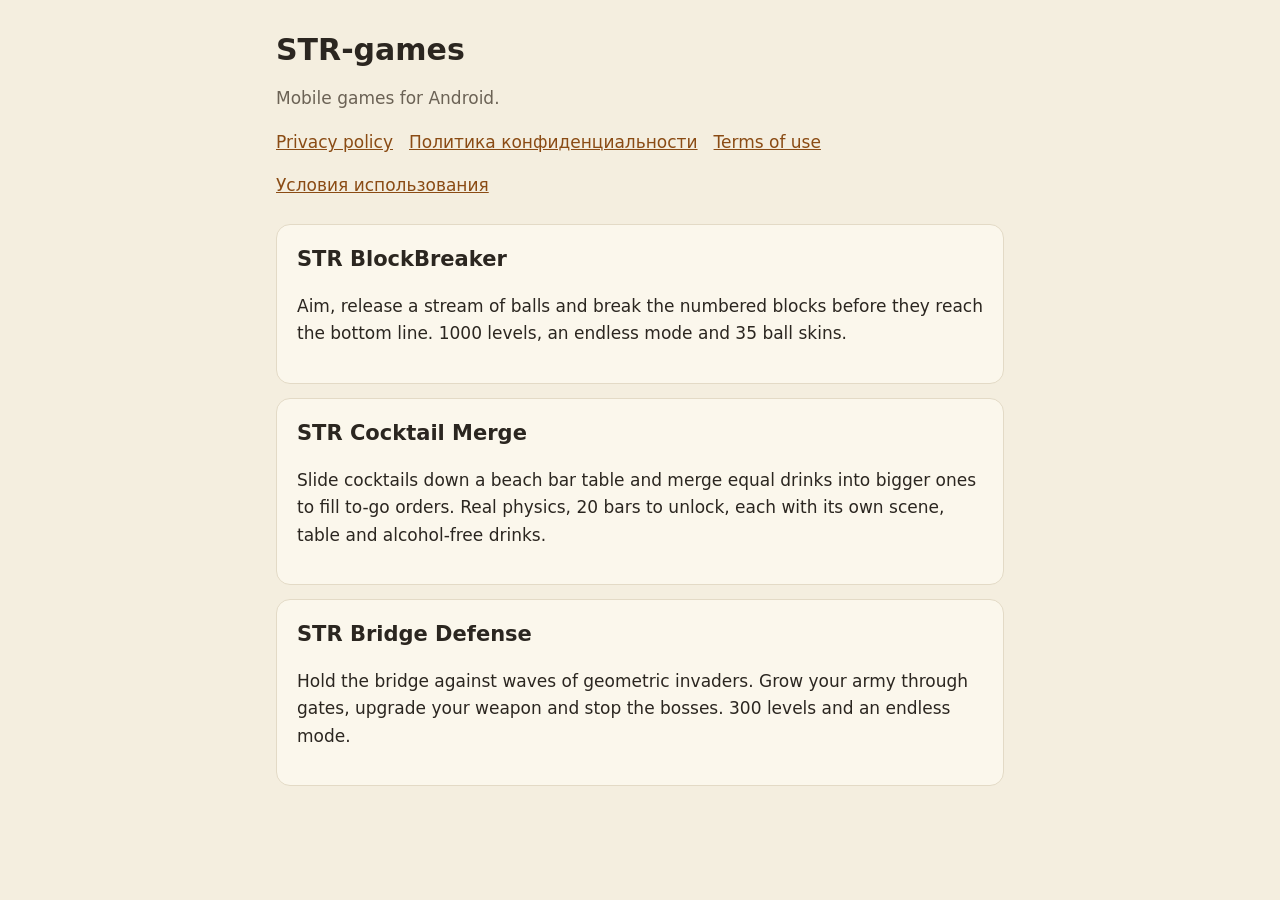
<file: index.html>
<!doctype html>
<html lang="en">
<head>
  <meta charset="utf-8">
  <meta name="viewport" content="width=device-width, initial-scale=1">
  <title>STR-games</title>
  <link rel="stylesheet" href="style.css">
</head>
<body>
<main>
  <h1>STR-games</h1>
  <p class="muted">Mobile games for Android.</p>
  <nav><a href="privacy.html">Privacy policy</a><a href="privacy.html#ru">Политика конфиденциальности</a><a href="terms.html">Terms of use</a><a href="terms.html#ru">Условия использования</a></nav>

  <div class="card">
    <h2>STR BlockBreaker</h2>
    <p>Aim, release a stream of balls and break the numbered blocks before they reach the bottom line.
      1000 levels, an endless mode and 35 ball skins.</p>
  </div>

  <div class="card">
    <h2>STR Cocktail Merge</h2>
    <p>Slide cocktails down a beach bar table and merge equal drinks into bigger ones to fill to-go orders.
      Real physics, 20 bars to unlock, each with its own scene, table and alcohol-free drinks.</p>
  </div>

  <div class="card">
    <h2>STR Bridge Defense</h2>
    <p>Hold the bridge against waves of geometric invaders. Grow your army through gates, upgrade your
      weapon and stop the bosses. 300 levels and an endless mode.</p>
  </div>
</main>
</body>
</html>
</file>
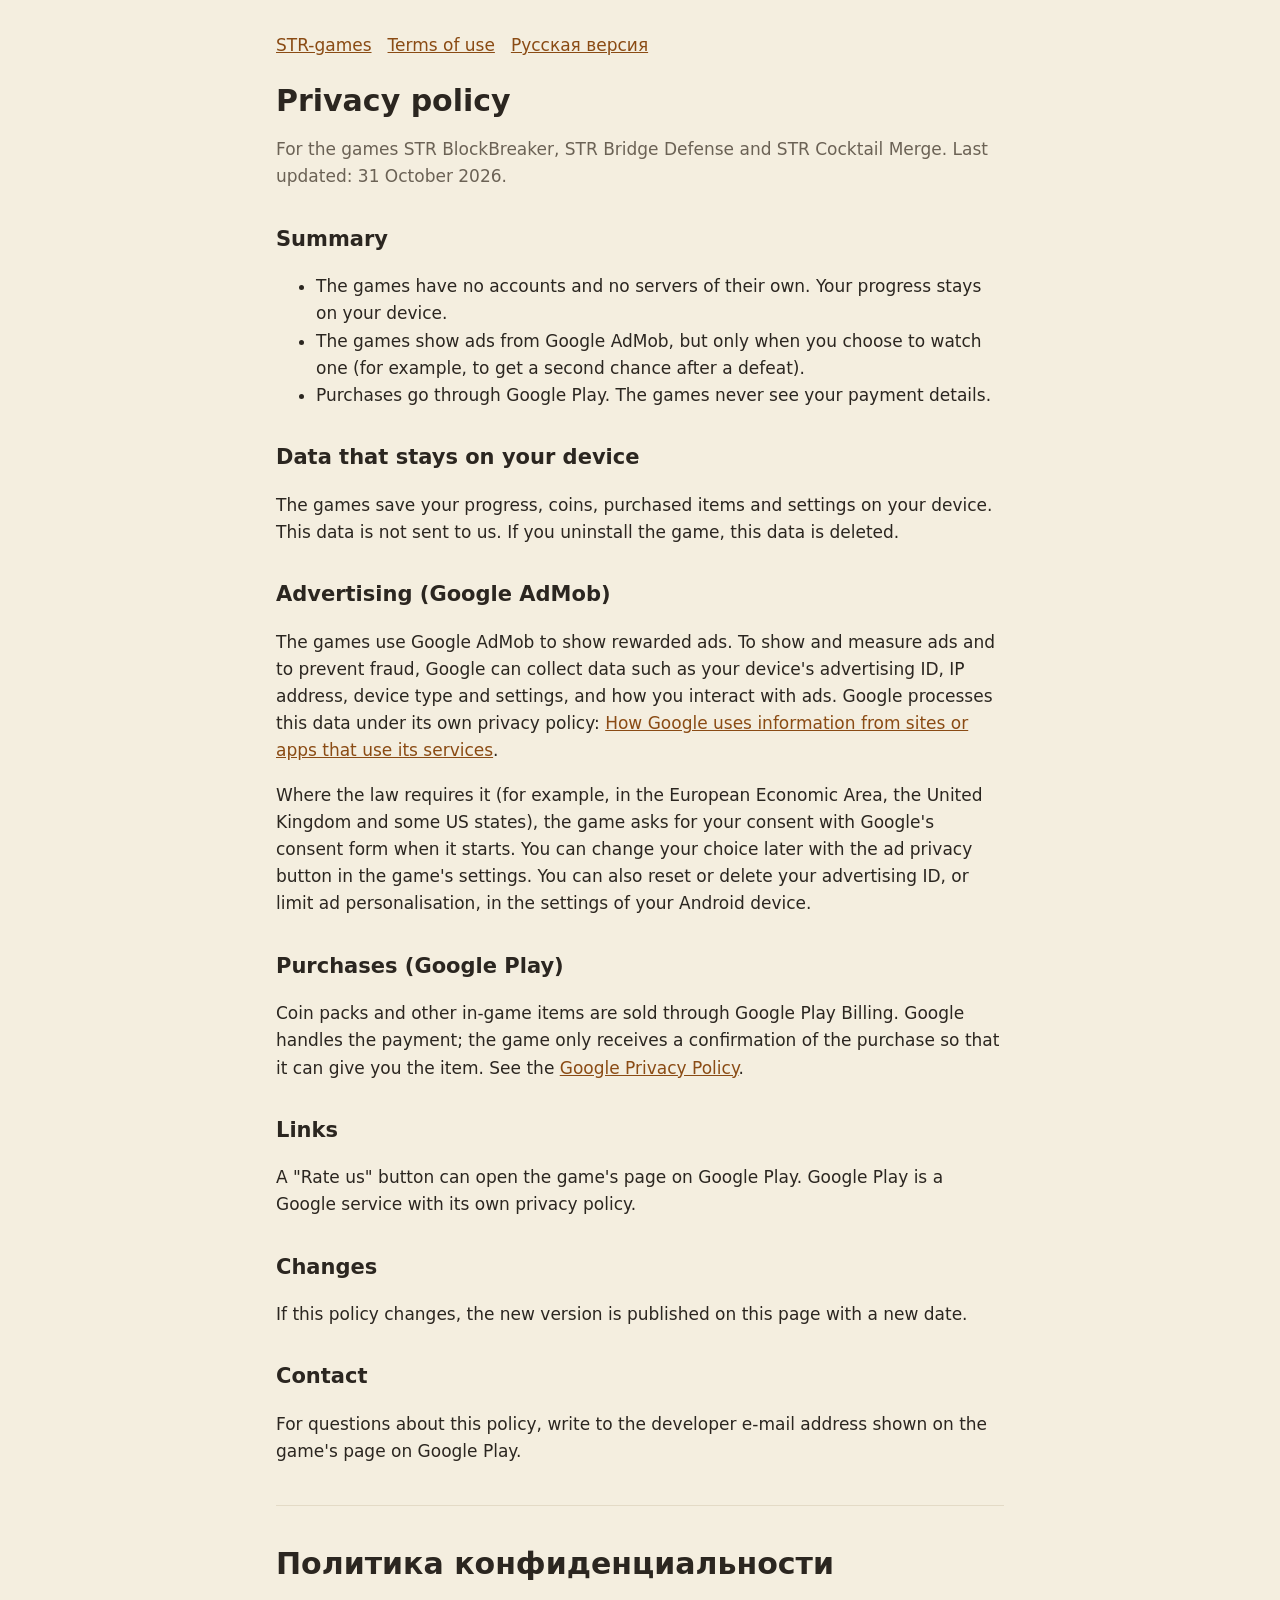
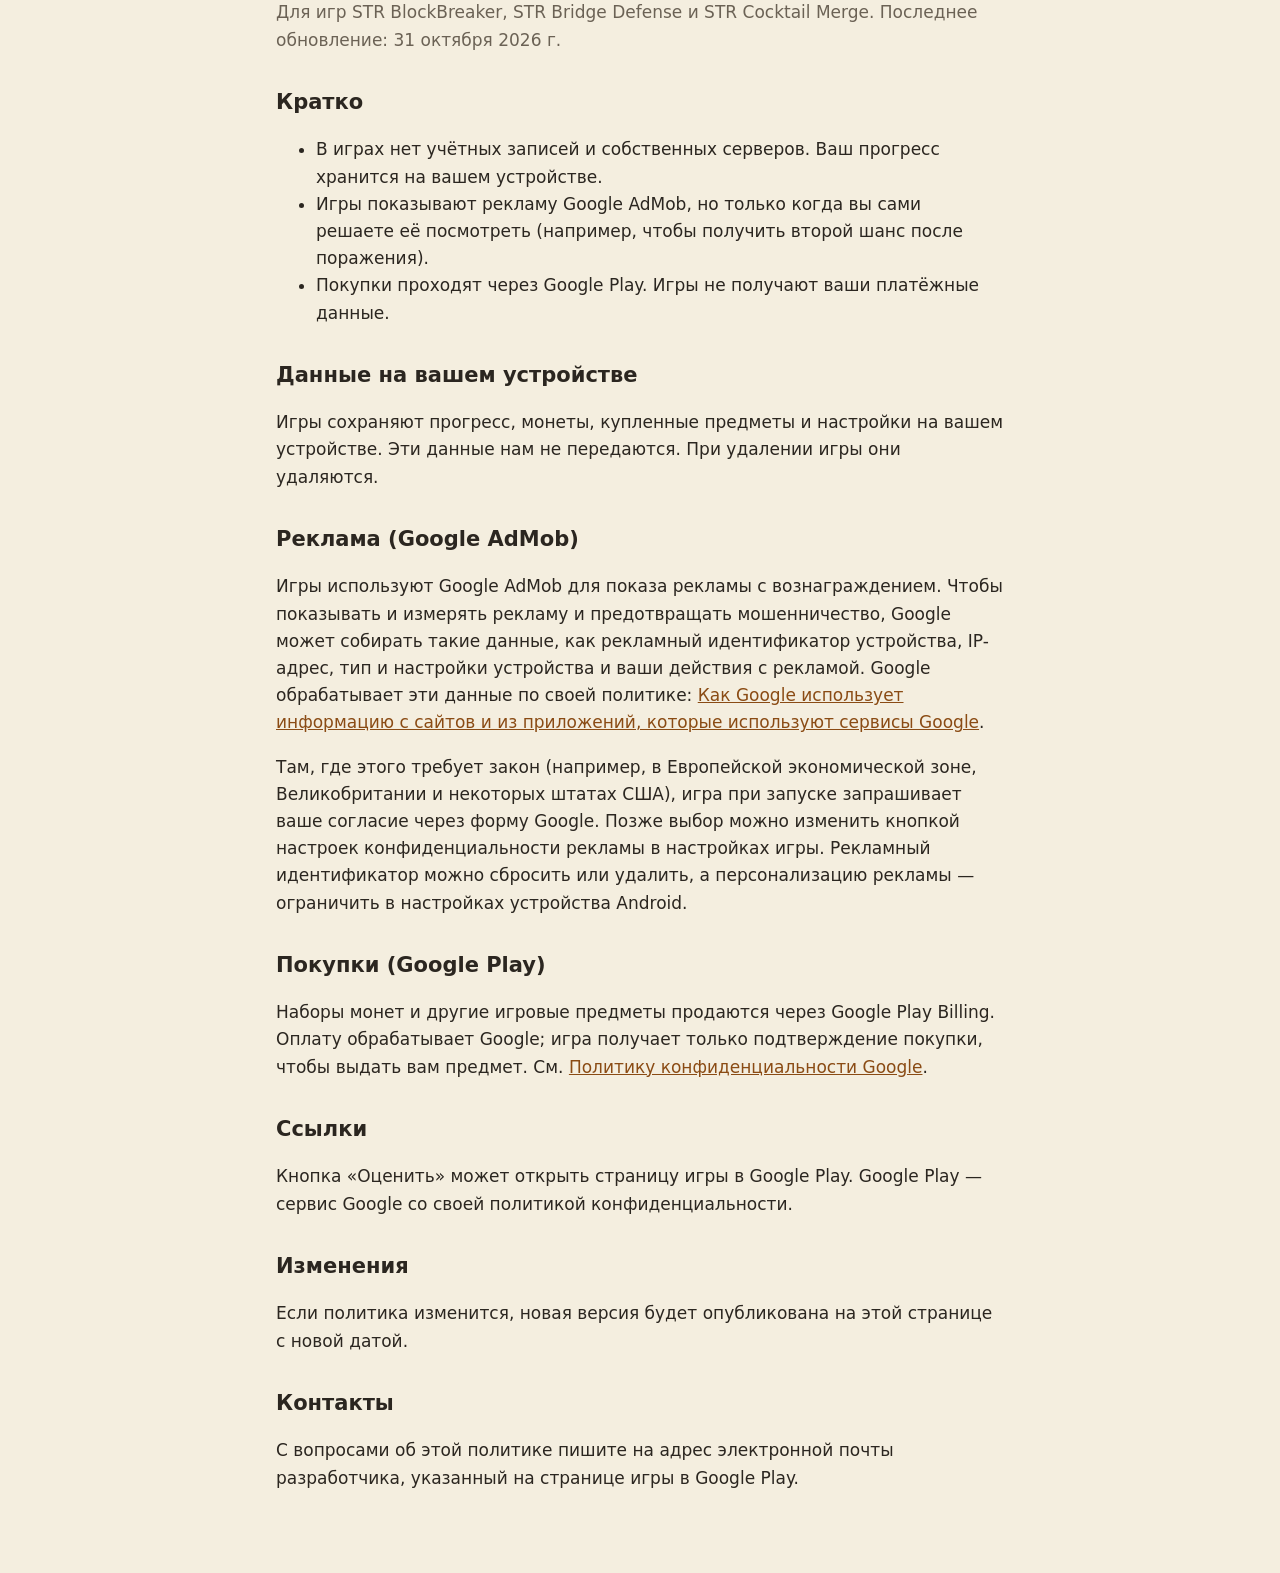
<file: privacy.html>
<!doctype html>
<html lang="en">
<head>
  <meta charset="utf-8">
  <meta name="viewport" content="width=device-width, initial-scale=1">
  <title>Privacy policy</title>
  <link rel="stylesheet" href="style.css">
</head>
<body>
<main>
  <nav><a href="index.html">STR-games</a><a href="terms.html">Terms of use</a><a href="#ru">Русская версия</a></nav>

  <h1>Privacy policy</h1>
  <p class="muted">For the games STR BlockBreaker, STR Bridge Defense and STR Cocktail Merge. Last updated: 31 October 2026.</p>

  <h2>Summary</h2>
  <ul>
    <li>The games have no accounts and no servers of their own. Your progress stays on your device.</li>
    <li>The games show ads from Google AdMob, but only when you choose to watch one (for example, to get a
      second chance after a defeat).</li>
    <li>Purchases go through Google Play. The games never see your payment details.</li>
  </ul>

  <h2>Data that stays on your device</h2>
  <p>The games save your progress, coins, purchased items and settings on your device. This data is not
    sent to us. If you uninstall the game, this data is deleted.</p>

  <h2>Advertising (Google AdMob)</h2>
  <p>The games use Google AdMob to show rewarded ads. To show and measure ads and to prevent fraud, Google
    can collect data such as your device's advertising ID, IP address, device type and settings, and how you
    interact with ads. Google processes this data under its own privacy policy:
    <a href="https://policies.google.com/technologies/partner-sites">How Google uses information from sites
    or apps that use its services</a>.</p>
  <p>Where the law requires it (for example, in the European Economic Area, the United Kingdom and some US
    states), the game asks for your consent with Google's consent form when it starts. You can change your
    choice later with the ad privacy button in the game's settings. You can also reset or delete your
    advertising ID, or limit ad personalisation, in the settings of your Android device.</p>

  <h2>Purchases (Google Play)</h2>
  <p>Coin packs and other in-game items are sold through Google Play Billing. Google handles the payment;
    the game only receives a confirmation of the purchase so that it can give you the item. See the
    <a href="https://policies.google.com/privacy">Google Privacy Policy</a>.</p>

  <h2>Links</h2>
  <p>A "Rate us" button can open the game's page on Google Play. Google Play is a Google service with its own
    privacy policy.</p>

  <h2>Changes</h2>
  <p>If this policy changes, the new version is published on this page with a new date.</p>

  <h2>Contact</h2>
  <p>For questions about this policy, write to the developer e-mail address shown on the game's page on
    Google Play.</p>

  <hr id="ru">

  <h1 lang="ru">Политика конфиденциальности</h1>
  <div lang="ru">
    <p class="muted">Для игр STR BlockBreaker, STR Bridge Defense и STR Cocktail Merge. Последнее обновление: 31 октября 2026 г.</p>

    <h2>Кратко</h2>
    <ul>
      <li>В играх нет учётных записей и собственных серверов. Ваш прогресс хранится на вашем устройстве.</li>
      <li>Игры показывают рекламу Google AdMob, но только когда вы сами решаете её посмотреть (например, чтобы
        получить второй шанс после поражения).</li>
      <li>Покупки проходят через Google Play. Игры не получают ваши платёжные данные.</li>
    </ul>

    <h2>Данные на вашем устройстве</h2>
    <p>Игры сохраняют прогресс, монеты, купленные предметы и настройки на вашем устройстве. Эти данные нам не
      передаются. При удалении игры они удаляются.</p>

    <h2>Реклама (Google AdMob)</h2>
    <p>Игры используют Google AdMob для показа рекламы с вознаграждением. Чтобы показывать и измерять рекламу и
      предотвращать мошенничество, Google может собирать такие данные, как рекламный идентификатор устройства,
      IP-адрес, тип и настройки устройства и ваши действия с рекламой. Google обрабатывает эти данные по своей
      политике: <a href="https://policies.google.com/technologies/partner-sites?hl=ru">Как Google использует
      информацию с сайтов и из приложений, которые используют сервисы Google</a>.</p>
    <p>Там, где этого требует закон (например, в Европейской экономической зоне, Великобритании и некоторых
      штатах США), игра при запуске запрашивает ваше согласие через форму Google. Позже выбор можно изменить
      кнопкой настроек конфиденциальности рекламы в настройках игры. Рекламный идентификатор можно сбросить или
      удалить, а персонализацию рекламы — ограничить в настройках устройства Android.</p>

    <h2>Покупки (Google Play)</h2>
    <p>Наборы монет и другие игровые предметы продаются через Google Play Billing. Оплату обрабатывает Google;
      игра получает только подтверждение покупки, чтобы выдать вам предмет. См.
      <a href="https://policies.google.com/privacy?hl=ru">Политику конфиденциальности Google</a>.</p>

    <h2>Ссылки</h2>
    <p>Кнопка «Оценить» может открыть страницу игры в Google Play. Google Play — сервис Google со своей
      политикой конфиденциальности.</p>

    <h2>Изменения</h2>
    <p>Если политика изменится, новая версия будет опубликована на этой странице с новой датой.</p>

    <h2>Контакты</h2>
    <p>С вопросами об этой политике пишите на адрес электронной почты разработчика, указанный на странице игры в
      Google Play.</p>
  </div>
</main>
</body>
</html>
</file>
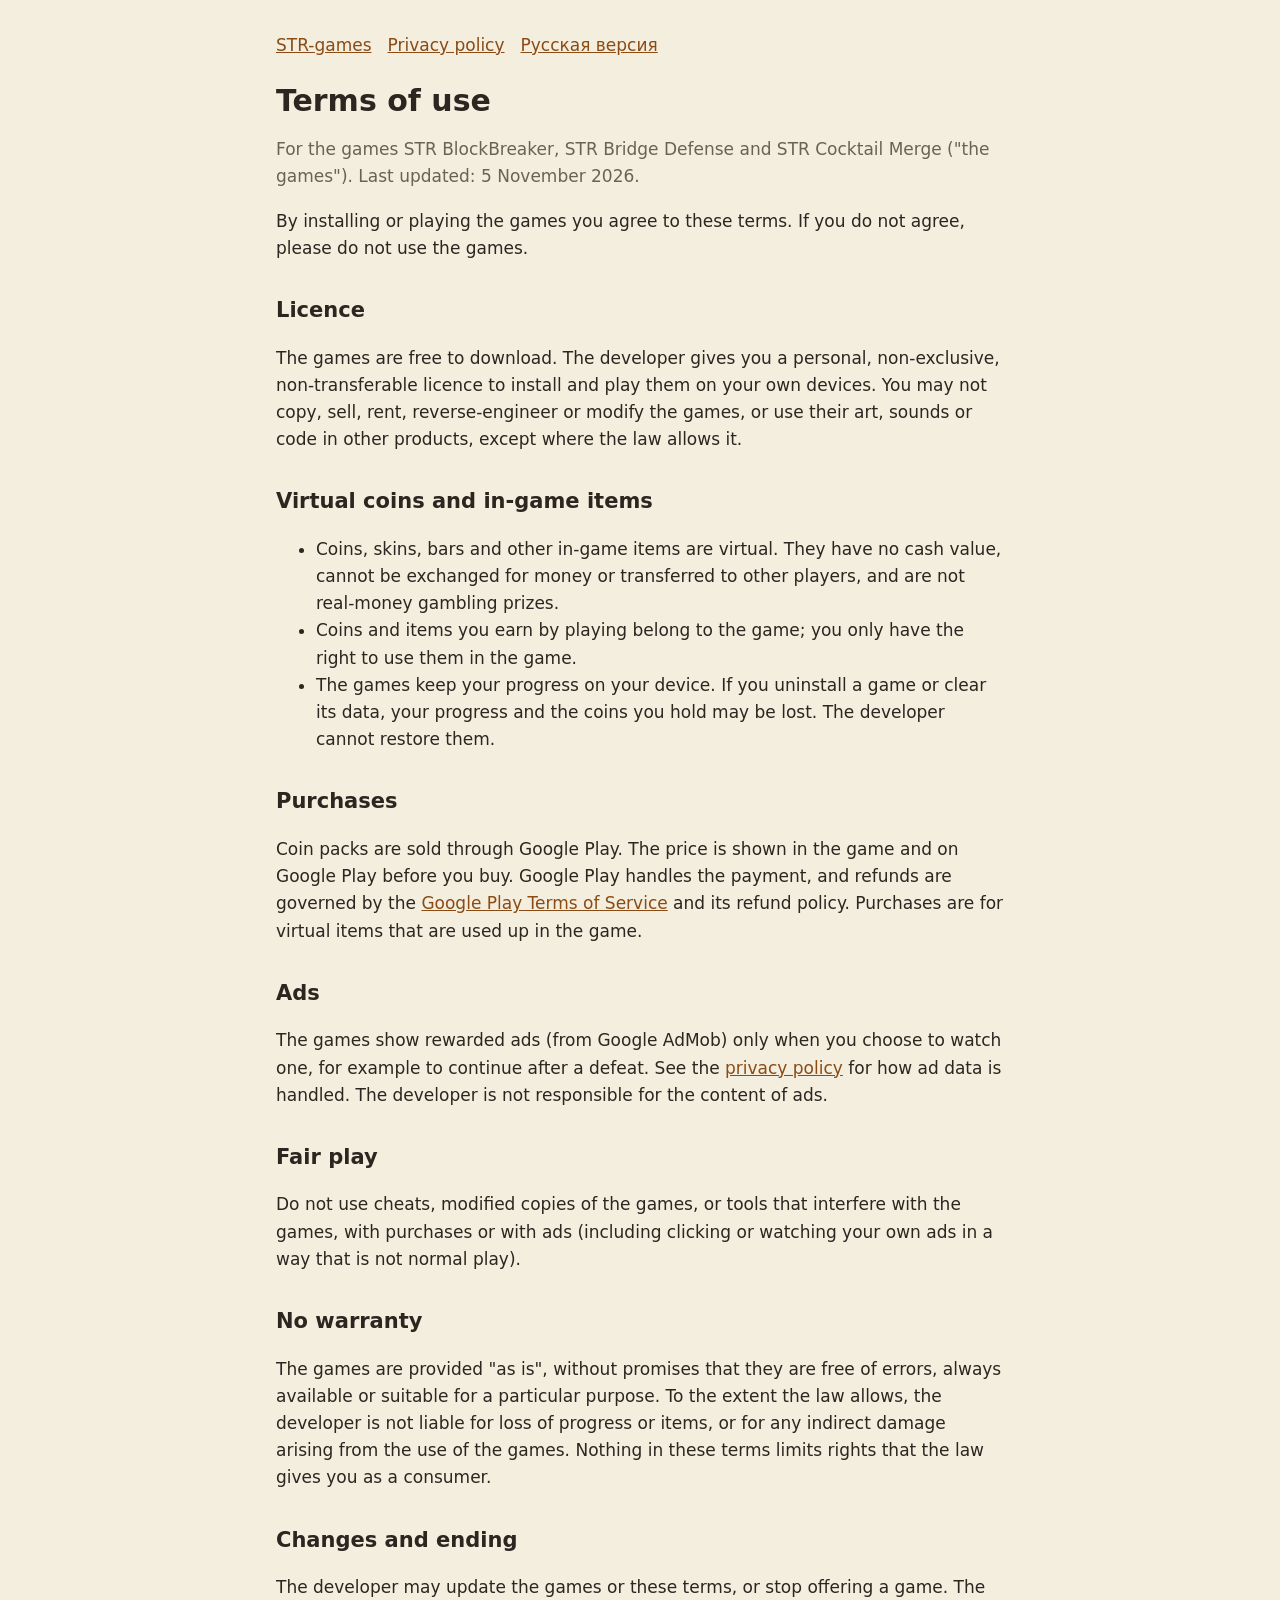
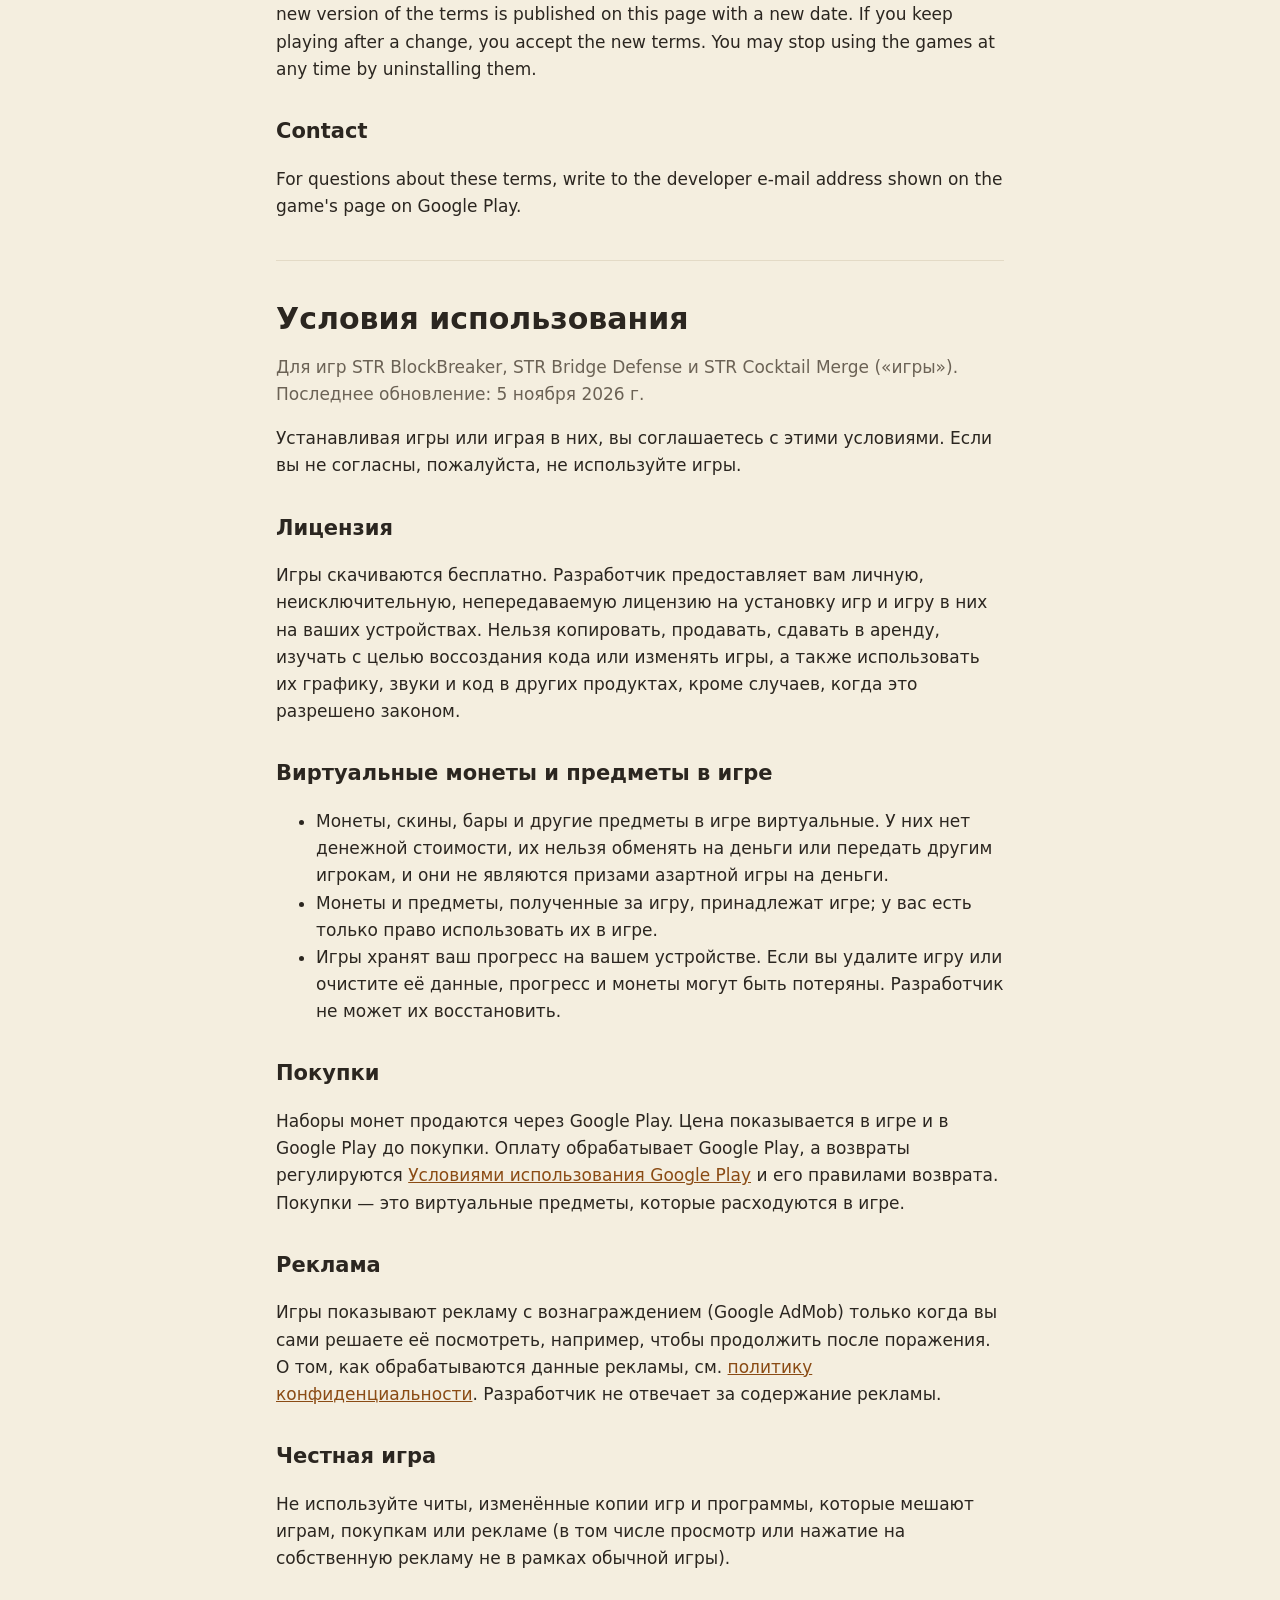
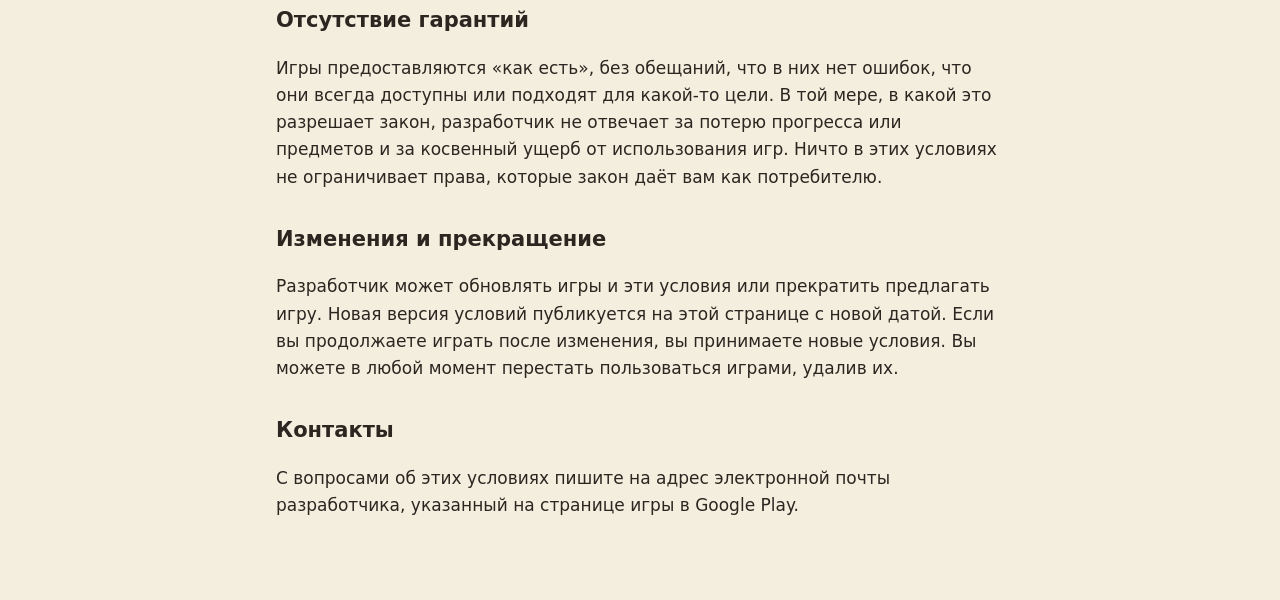
<file: terms.html>
<!doctype html>
<html lang="en">
<head>
  <meta charset="utf-8">
  <meta name="viewport" content="width=device-width, initial-scale=1">
  <title>Terms of use</title>
  <link rel="stylesheet" href="style.css">
</head>
<body>
<main>
  <nav><a href="index.html">STR-games</a><a href="privacy.html">Privacy policy</a><a href="#ru">Русская версия</a></nav>

  <h1>Terms of use</h1>
  <p class="muted">For the games STR BlockBreaker, STR Bridge Defense and STR Cocktail Merge ("the games"). Last updated: 5 November 2026.</p>

  <p>By installing or playing the games you agree to these terms. If you do not agree, please do not use the games.</p>

  <h2>Licence</h2>
  <p>The games are free to download. The developer gives you a personal, non-exclusive, non-transferable licence to
    install and play them on your own devices. You may not copy, sell, rent, reverse-engineer or modify the games,
    or use their art, sounds or code in other products, except where the law allows it.</p>

  <h2>Virtual coins and in-game items</h2>
  <ul>
    <li>Coins, skins, bars and other in-game items are virtual. They have no cash value, cannot be exchanged for
      money or transferred to other players, and are not real-money gambling prizes.</li>
    <li>Coins and items you earn by playing belong to the game; you only have the right to use them in the game.</li>
    <li>The games keep your progress on your device. If you uninstall a game or clear its data, your progress and
      the coins you hold may be lost. The developer cannot restore them.</li>
  </ul>

  <h2>Purchases</h2>
  <p>Coin packs are sold through Google Play. The price is shown in the game and on Google Play before you buy. Google
    Play handles the payment, and refunds are governed by the
    <a href="https://play.google.com/intl/en-US_us/about/play-terms/index.html">Google Play Terms of Service</a>
    and its refund policy. Purchases are for virtual items that are used up in the game.</p>

  <h2>Ads</h2>
  <p>The games show rewarded ads (from Google AdMob) only when you choose to watch one, for example to continue after
    a defeat. See the <a href="privacy.html">privacy policy</a> for how ad data is handled. The developer is not
    responsible for the content of ads.</p>

  <h2>Fair play</h2>
  <p>Do not use cheats, modified copies of the games, or tools that interfere with the games, with purchases or with
    ads (including clicking or watching your own ads in a way that is not normal play).</p>

  <h2>No warranty</h2>
  <p>The games are provided "as is", without promises that they are free of errors, always available or suitable for a
    particular purpose. To the extent the law allows, the developer is not liable for loss of progress or items, or for
    any indirect damage arising from the use of the games. Nothing in these terms limits rights that the law gives you
    as a consumer.</p>

  <h2>Changes and ending</h2>
  <p>The developer may update the games or these terms, or stop offering a game. The new version of the terms is
    published on this page with a new date. If you keep playing after a change, you accept the new terms. You may stop
    using the games at any time by uninstalling them.</p>

  <h2>Contact</h2>
  <p>For questions about these terms, write to the developer e-mail address shown on the game's page on Google Play.</p>

  <hr id="ru">

  <h1 lang="ru">Условия использования</h1>
  <div lang="ru">
    <p class="muted">Для игр STR BlockBreaker, STR Bridge Defense и STR Cocktail Merge («игры»). Последнее обновление: 5 ноября 2026 г.</p>

    <p>Устанавливая игры или играя в них, вы соглашаетесь с этими условиями. Если вы не согласны, пожалуйста, не
      используйте игры.</p>

    <h2>Лицензия</h2>
    <p>Игры скачиваются бесплатно. Разработчик предоставляет вам личную, неисключительную, непередаваемую лицензию на
      установку игр и игру в них на ваших устройствах. Нельзя копировать, продавать, сдавать в аренду, изучать с целью
      воссоздания кода или изменять игры, а также использовать их графику, звуки и код в других продуктах, кроме
      случаев, когда это разрешено законом.</p>

    <h2>Виртуальные монеты и предметы в игре</h2>
    <ul>
      <li>Монеты, скины, бары и другие предметы в игре виртуальные. У них нет денежной стоимости, их нельзя обменять на
        деньги или передать другим игрокам, и они не являются призами азартной игры на деньги.</li>
      <li>Монеты и предметы, полученные за игру, принадлежат игре; у вас есть только право использовать их в игре.</li>
      <li>Игры хранят ваш прогресс на вашем устройстве. Если вы удалите игру или очистите её данные, прогресс и монеты
        могут быть потеряны. Разработчик не может их восстановить.</li>
    </ul>

    <h2>Покупки</h2>
    <p>Наборы монет продаются через Google Play. Цена показывается в игре и в Google Play до покупки. Оплату обрабатывает
      Google Play, а возвраты регулируются
      <a href="https://play.google.com/intl/ru/about/play-terms/index.html">Условиями использования Google Play</a>
      и его правилами возврата. Покупки — это виртуальные предметы, которые расходуются в игре.</p>

    <h2>Реклама</h2>
    <p>Игры показывают рекламу с вознаграждением (Google AdMob) только когда вы сами решаете её посмотреть, например,
      чтобы продолжить после поражения. О том, как обрабатываются данные рекламы, см.
      <a href="privacy.html#ru">политику конфиденциальности</a>. Разработчик не отвечает за содержание рекламы.</p>

    <h2>Честная игра</h2>
    <p>Не используйте читы, изменённые копии игр и программы, которые мешают играм, покупкам или рекламе (в том числе
      просмотр или нажатие на собственную рекламу не в рамках обычной игры).</p>

    <h2>Отсутствие гарантий</h2>
    <p>Игры предоставляются «как есть», без обещаний, что в них нет ошибок, что они всегда доступны или подходят для
      какой-то цели. В той мере, в какой это разрешает закон, разработчик не отвечает за потерю прогресса или
      предметов и за косвенный ущерб от использования игр. Ничто в этих условиях не ограничивает права, которые закон
      даёт вам как потребителю.</p>

    <h2>Изменения и прекращение</h2>
    <p>Разработчик может обновлять игры и эти условия или прекратить предлагать игру. Новая версия условий
      публикуется на этой странице с новой датой. Если вы продолжаете играть после изменения, вы принимаете новые
      условия. Вы можете в любой момент перестать пользоваться играми, удалив их.</p>

    <h2>Контакты</h2>
    <p>С вопросами об этих условиях пишите на адрес электронной почты разработчика, указанный на странице игры в
      Google Play.</p>
  </div>
</main>
</body>
</html>
</file>
<file: style.css>
/* Ivory ("elephant bone") page for easy reading, in light and dark mode alike. */
:root {
  color-scheme: light;
  --bg: #f4eedf;
  --card: #fbf7ec;
  --text: #2b2620;
  --muted: #6b6255;
  --accent: #8a4b14;
  --line: #e3dac6;
}
* { box-sizing: border-box; }
body {
  margin: 0;
  background: var(--bg);
  color: var(--text);
  font: 17px/1.6 system-ui, -apple-system, "Segoe UI", Roboto, sans-serif;
}
main { max-width: 760px; margin: 0 auto; padding: 32px 16px 64px; }
h1 { font-size: 30px; line-height: 1.2; margin: 0 0 8px; }
h2 { font-size: 21px; margin: 32px 0 8px; }
.muted { color: var(--muted); }
a { color: var(--accent); }
.card { background: var(--card); border: 1px solid var(--line); border-radius: 14px; padding: 18px 20px; margin: 14px 0; }
.card h2 { margin-top: 0; }
nav { display: flex; gap: 16px; flex-wrap: wrap; margin-bottom: 24px; }
hr { border: 0; border-top: 1px solid var(--line); margin: 40px 0; }
</file>
